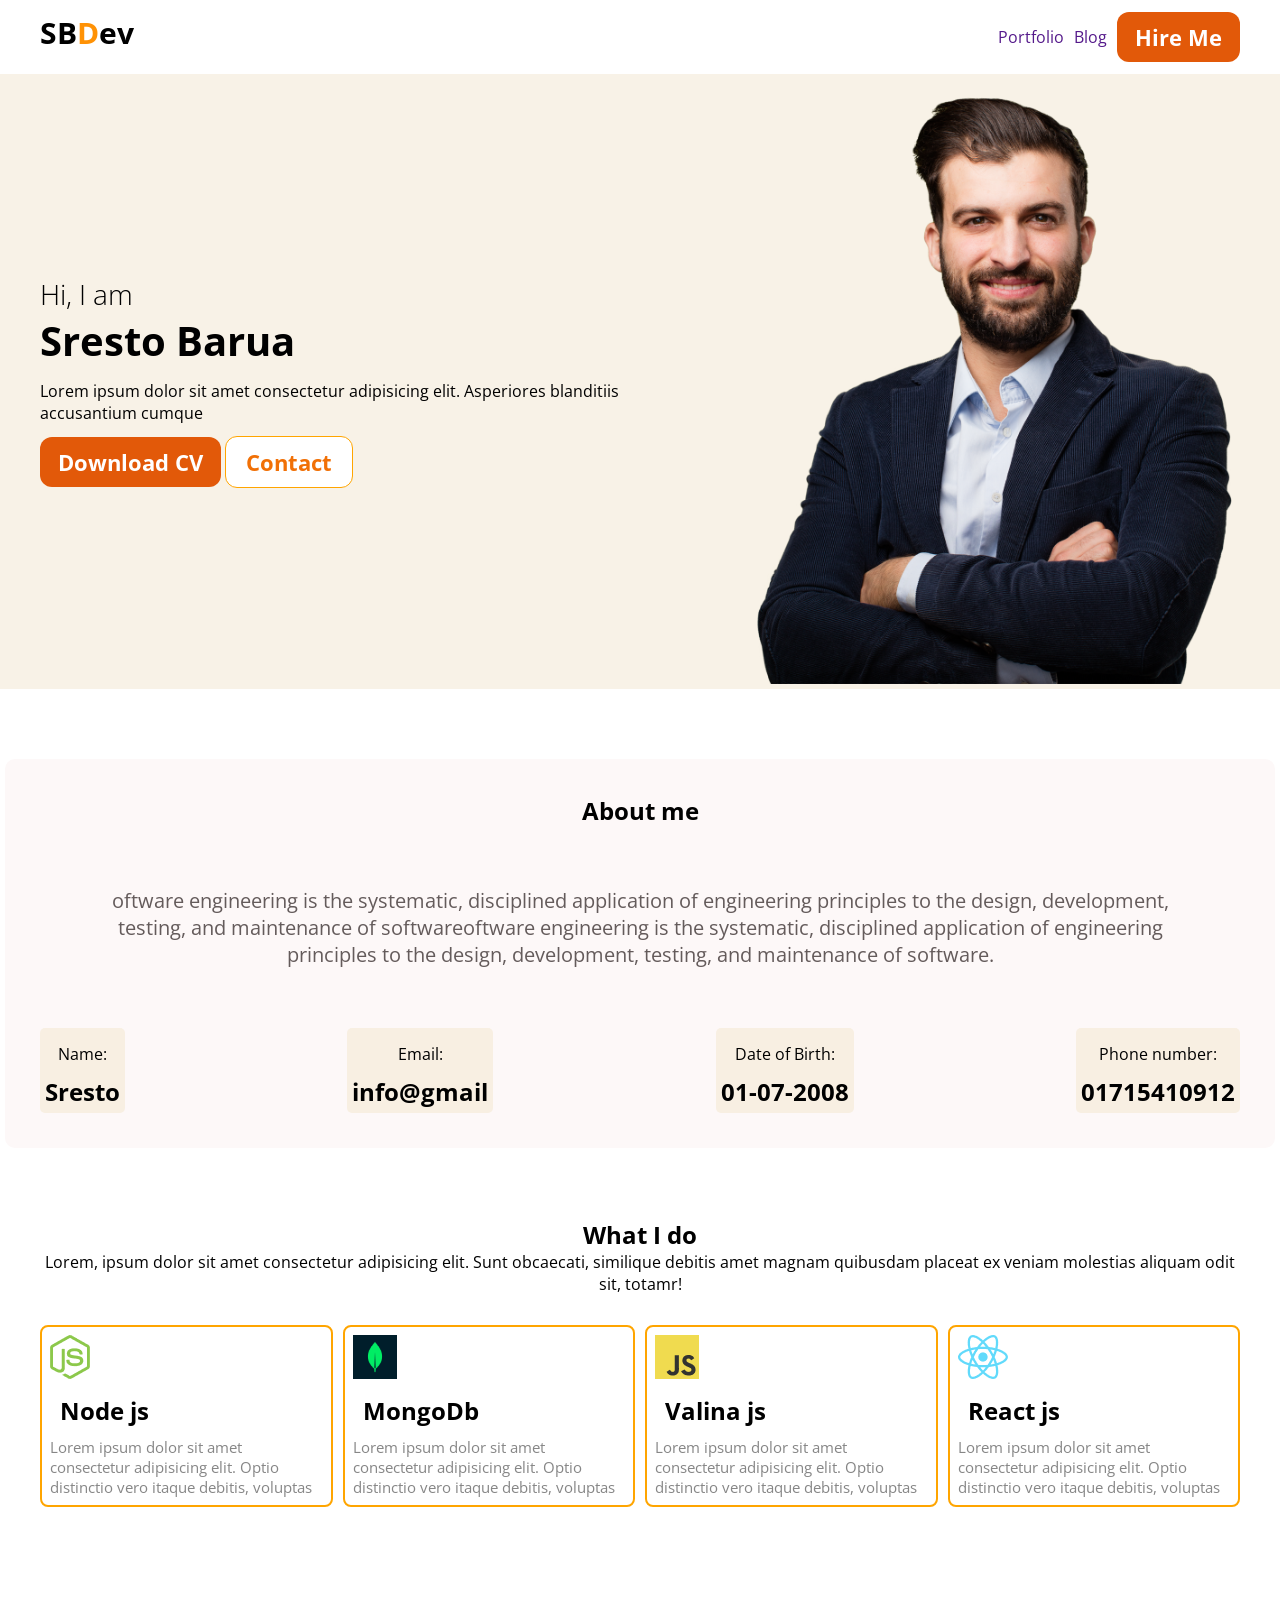
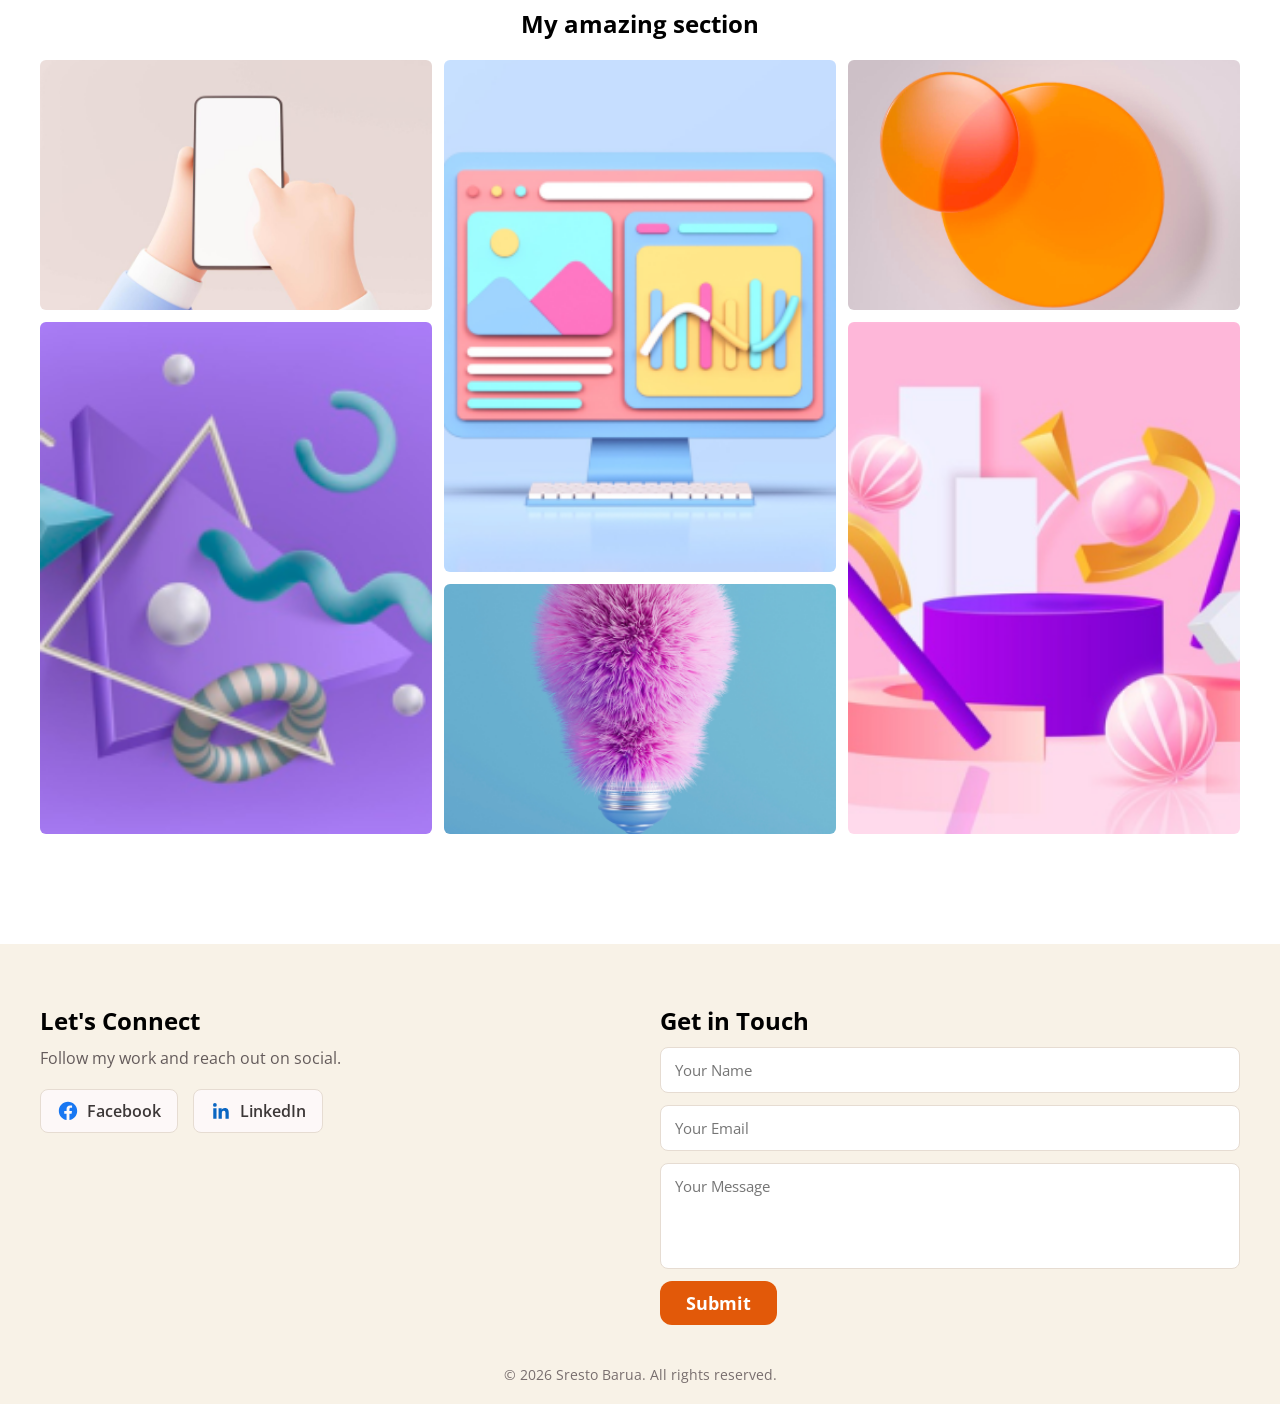
<file: index.html>
<!DOCTYPE html>
<html lang="en">
<head>
    <meta charset="UTF-8">
    <meta name="viewport" content="width=device-width, initial-scale=1.0">
    <title>Document</title>
    <link rel="stylesheet" href="styles.css">

    <!-----------google font  -->
    <link rel="preconnect" href="https://fonts.googleapis.com"><link rel="preconnect" href="https://fonts.gstatic.com" crossorigin><link href="https://fonts.googleapis.com/css2?family=Open+Sans:ital,wght@0,300..800;1,300..800&display=swap" rel="stylesheet">

</head>
<body>
   <header>
    <nav class="container">
       
         <h2 class="logo">SB<span class="logo-r">D</span>ev</h2>

        <ul>
            <li><a href=""> Portfolio</a></li>
               <li><a href="">Blog</a></li>
                  <li><a href=""><button class="button">Hire Me</button></a></li>

        </ul>

        
    </nav>
   </header>

<section class="hero-parent-root ">
   <div class="container hero-parent">
     <!--left div-->
    <div class="hero-left">
        <p class="hero-left-p-1">Hi, I am</p>
        <h2>Sresto Barua</h2>
        <p>Lorem ipsum dolor sit amet consectetur adipisicing elit. Asperiores blanditiis accusantium cumque</p>

        <div class="hero-left-btn">
            <button class="button">Download CV</button>
            <button class="button-1">Contact</button>
        </div>
    </div>


<!--right div-->
    <div class="hero-right">

        <img src="./b14-portfolio-resources-main/images/hardy.png" alt="">
    </div>
   </div>
</section>

<!---------hero section end-->


<!-------about section start-->


<section class="about-parent container">
    <h2>About me</h2>
    <p class="about-info">oftware engineering is the systematic, disciplined application of engineering principles to the design, development, testing, and maintenance of softwareoftware engineering is the systematic, disciplined application of engineering principles to the design, development, testing, and maintenance of software.</p>

    <div class="about-box-parent container">
    <div>
       <p>Name:</p>
       <h2>Sresto</h2>
    </div>
    <div>
       <p>Email:</p>
       <h2>info@gmail</h2>
    </div>
    <div>
       <p>Date of Birth:</p>
       <h2>01-07-2008</h2>
    </div>
    <div>
       <p>Phone number:</p>
       <h2>01715410912</h2>
    </div>
    </div>
</section>


<!-------what i do section -->

<section class="what-i-do-parent container">
    <h2>What I do</h2>
    <p>Lorem, ipsum dolor sit amet consectetur adipisicing elit. Sunt obcaecati, similique debitis amet magnam quibusdam placeat ex veniam molestias aliquam odit sit, totamr!</p>

    <div class="card-container">
        <div class="what-i-do-card">
            <img src="./b14-portfolio-resources-main/images/icons/nodejs.png" alt="">
            <h2>Node js</h2>
            <p>Lorem ipsum dolor sit amet consectetur adipisicing elit. Optio distinctio vero itaque debitis, voluptas<p>
        </div>
        <div class="what-i-do-card">
            <img src="./b14-portfolio-resources-main/images/icons/mongo.png" alt="">
            <h2>MongoDb</h2>
            <p>Lorem ipsum dolor sit amet consectetur adipisicing elit. Optio distinctio vero itaque debitis, voluptas<p>
        </div>
        <div class="what-i-do-card">
            <img src="./b14-portfolio-resources-main/images/icons/js.png" alt="">
            <h2>Valina js</h2>
            <p>Lorem ipsum dolor sit amet consectetur adipisicing elit. Optio distinctio vero itaque debitis, voluptas<p>
        </div>
        <div class="what-i-do-card">
            <img src="./b14-portfolio-resources-main/images/icons/react.png" alt="">
            <h2>React js</h2>
            <p>Lorem ipsum dolor sit amet consectetur adipisicing elit. Optio distinctio vero itaque debitis, voluptas<p>
        </div>
    </div>
</section>




<!-------my amazing work section -->

<section class="amazing-parent">
    <h2>My amazing section</h2>
    <div class="gallery">
        <div class="box-1">
            <img src="./b14-portfolio-resources-main/images/Rectangle 8.png" alt="">
        </div>
        <div class="box-2">
            <img src="./b14-portfolio-resources-main/images/Rectangle 9.png" alt="">
        </div>
        <div class="box-3">
            <img src="./b14-portfolio-resources-main/images/Rectangle 10.png" alt="">
        </div>
        <div class="box-4">
            <img src="./b14-portfolio-resources-main/images/Rectangle 11.png" alt="">
        </div>
        <div class="box-5">
            <img src="./b14-portfolio-resources-main/images/Rectangle 12.png" alt="">
        </div>
        <div class="box-6">
            <img src="./b14-portfolio-resources-main/images/Rectangle 13.png" alt="">
        </div>
    </div>
</section>

<!-------footer section start-->
<footer class="footer-parent">
    <div class="container footer-flex">

        <!-- left: social connect -->
        <div class="footer-left">
            <h2>Let's Connect</h2>
            <p>Follow my work and reach out on social.</p>

            <div class="social-links">
                <a href="https://facebook.com/" target="_blank" rel="noopener" class="social-link">
                    <svg xmlns="http://www.w3.org/2000/svg" viewBox="0 0 24 24" width="22" height="22" fill="#1877F2">
                        <path d="M22 12c0-5.523-4.477-10-10-10S2 6.477 2 12c0 4.991 3.657 9.128 8.438 9.878v-6.987h-2.54V12h2.54V9.797c0-2.506 1.492-3.89 3.777-3.89 1.094 0 2.238.195 2.238.195v2.46h-1.26c-1.242 0-1.63.771-1.63 1.562V12h2.773l-.443 2.89h-2.33v6.987C18.343 21.128 22 16.991 22 12z"/>
                    </svg>
                    <span>Facebook</span>
                </a>

                <a href="https://linkedin.com/" target="_blank" rel="noopener" class="social-link">
                    <svg xmlns="http://www.w3.org/2000/svg" viewBox="0 0 24 24" width="22" height="22" fill="#0A66C2">
                        <path d="M20.447 20.452h-3.554v-5.569c0-1.328-.027-3.037-1.852-3.037-1.853 0-2.136 1.446-2.136 2.939v5.667H9.351V9h3.414v1.561h.046c.477-.9 1.637-1.85 3.37-1.85 3.601 0 4.267 2.37 4.267 5.455v6.286zM5.337 7.433a2.062 2.062 0 1 1 0-4.124 2.062 2.062 0 0 1 0 4.124zM7.114 20.452H3.56V9h3.554v11.452z"/>
                    </svg>
                    <span>LinkedIn</span>
                </a>
            </div>
        </div>

        <!-- right: message box -->
        <div class="footer-right">
            <h2>Get in Touch</h2>
            <form class="contact-form">
                <input type="text" placeholder="Your Name" required>
                <input type="email" placeholder="Your Email" required>
                <textarea placeholder="Your Message" rows="4" required></textarea>
                <button type="submit" class="button">Submit</button>
            </form>
        </div>

    </div>

    <p class="footer-bottom">© 2026 Sresto Barua. All rights reserved.</p>
</footer>
<!-------footer section end-->

</body>
</html>
</file>
<file: styles.css>
*{
    margin: 0px;
    padding: 0;
    font-family: "Open Sans", sans-serif;
}

img{
    max-width: 100%;
}

.container{
    max-width: 1200px;
    margin: auto;
    

}
nav{
   display: flex;
   justify-content:space-between;
   padding: 12px 0;
}
.logo{
    font-weight: bold;
    font-size: 30px;
}
.logo-r{
    color: rgb(255, 146, 5);
}

ul{
    display: flex;
    justify-content: space-between;
    list-style: none;
    gap: 10px;
    align-items: center;
}

ul li a{
    text-decoration: none;
}

.button{
    background-color: rgb(226, 89, 9);
    padding: 10px 18px;
    border-radius: 12px;
    font-weight: bold;
    font-size: 22px;
    color: white;
    border: none;
    cursor: pointer;

}
.button-1{
    background-color: white;
    padding: 10px 20px;
    border-radius: 12px;
    font-weight: bold;
    font-size: 22px;
    color: rgb(241, 112, 6);
    border: 1px solid orange;
    cursor: pointer;

}

.hero-parent-root{

  background-color: rgb(248, 242, 231);
}
.hero-parent{
    display: flex;
    justify-content: space-between;
    align-items: center;

}

.hero-left-p-1{
    font-size: 28px;
    font-weight: 200;
}
.hero-left h2{
    font-weight:bold;
    font-size: 40px;
    margin-bottom: 12px;
}

.hero-left-btn{
    margin-top: 12px;

}

/*-------------*/


.about-parent{
    background-color: rgb(253, 248, 248);
    margin: 70px auto;
    border-radius: 10px;
    padding: 35px;
    text-align: center;
}

.about-parent p{
    margin: 10px 0;
}

.about-box-parent{
    display: flex;
    justify-content: space-between;
    gap: 8px;
}

.about-box-parent div{
    background-color: rgb(248, 239, 226);
    padding: 5px;
    border-radius: 5px;
}

.about-info{
   
    padding: 50px;
    color: rgb(100, 91, 91);
    font-size: 20px;


}

/*------what i do section--------*/

.what-i-do-parent{
    margin: 60px auto;
    text-align: center;
}

.card-container{
    display: flex;
    justify-content: space-between;
    gap: 10px;
    margin-top: 30px;
}

.what-i-do-card{
    border: 2px solid orange;
    padding: 8px;
    border-radius: 8px;
    text-align: left;
}
.what-i-do-card p{
    color: rgb(134, 134, 134);
    font-size: 15px;
}
.what-i-do-card h2{
    margin: 10px;
}



/*---------amazing work section----*/

.amazing-parent{
    text-align: center;
    padding: 40px 20px;
}

.gallery{
    max-width: 1200px;
    margin: 20px auto 0;
    display: grid;
    gap: 12px;
    grid-template-columns: repeat(3, 1fr);
    grid-template-rows: repeat(3, 250px);
    grid-template-areas:
    'one two three'
    'four two six'
    'four five six';
}

.gallery img{
    height: 100%;
    width: 100%;
    object-fit: cover;
    border-radius: 6px; /* optional polish, matches your rounded-corner theme elsewhere */
}

.box-1{ grid-area: one; }
.box-2{ grid-area: two; }
.box-3{ grid-area: three; }
.box-4{ grid-area: four; }
.box-5{ grid-area: five; }
.box-6{ grid-area: six; }


/*---------footer section----*/

.footer-parent{
    background-color: rgb(248, 242, 231);
    margin-top: 70px;
    padding: 60px 0 20px;
}

.footer-flex{
    display: flex;
    justify-content: space-between;
    gap: 40px;
    flex-wrap: wrap;
}

.footer-left, .footer-right{
    flex: 1;
    min-width: 280px;
}

.footer-left p{
    color: rgb(100, 91, 91);
    margin: 10px 0 20px;
}

.social-links{
    display: flex;
    gap: 15px;
}

.social-link{
    display: flex;
    align-items: center;
    gap: 8px;
    text-decoration: none;
    color: rgb(60, 55, 55);
    background-color: rgb(253, 248, 248);
    padding: 10px 16px;
    border-radius: 8px;
    border: 1px solid rgb(230, 220, 210);
    font-weight: 600;
    transition: transform 0.2s ease, box-shadow 0.2s ease;
}

.social-link:hover{
    transform: translateY(-2px);
    box-shadow: 0 4px 10px rgba(0,0,0,0.08);
}

.contact-form{
    display: flex;
    flex-direction: column;
    gap: 12px;
    margin-top: 10px;
}

.contact-form input,
.contact-form textarea{
    padding: 12px 14px;
    border-radius: 8px;
    border: 1px solid rgb(230, 220, 210);
    font-family: inherit;
    font-size: 15px;
    resize: none;
}

.contact-form input:focus,
.contact-form textarea:focus{
    outline: none;
    border-color: rgb(226, 89, 9);
}

.contact-form .button{
    align-self: flex-start;
    font-size: 18px;
    padding: 10px 26px;
}

.footer-bottom{
    text-align: center;
    margin-top: 40px;
    color: rgb(120, 110, 110);
    font-size: 14px;
}
</file>
